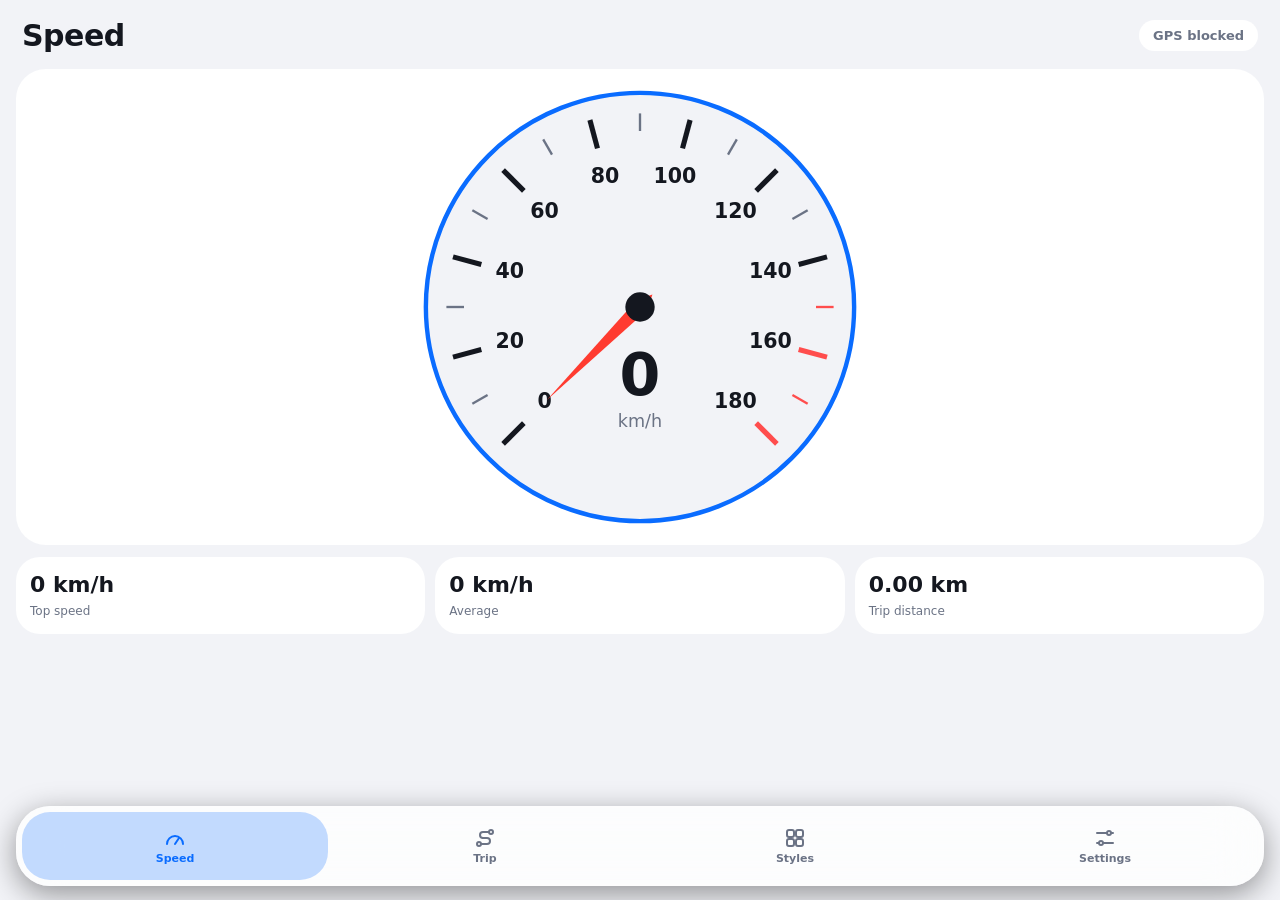
<file: index.html>
<!DOCTYPE html>
<html lang="en" data-theme="dark">
<head>
<meta charset="utf-8">
<meta name="viewport" content="width=device-width, initial-scale=1, viewport-fit=cover">
<title>Speedometer+</title>
<meta name="theme-color" content="#000000">
<link rel="icon" type="image/png" href="icon.png"><link rel="apple-touch-icon" href="icon.png"><link rel="fallback-icon" href="data:image/svg+xml,%3Csvg xmlns='http://www.w3.org/2000/svg' viewBox='0 0 64 64'%3E%3Crect width='64' height='64' rx='16' fill='%23101820'/%3E%3Cpath d='M12 44a20 20 0 1 1 40 0' fill='none' stroke='%233b9cff' stroke-width='5'/%3E%3Cpath d='M32 44l10-16' stroke='%23ff3b30' stroke-width='4'/%3E%3C/svg%3E">
<style>
:root{box-sizing:border-box;padding-top:env(safe-area-inset-top,0px);padding-bottom:env(safe-area-inset-bottom,0px);
--bg:#0b0d12;--card:#161a22;--tx:#f2f4f8;--mu:#8a93a6;--ac:#3b9cff;
--lt:url("data:image/svg+xml,%3Csvg xmlns='http://www.w3.org/2000/svg' width='160' height='160'%3E%3Cfilter id='n'%3E%3CfeTurbulence type='fractalNoise' baseFrequency='.9' numOctaves='3' stitchTiles='stitch'/%3E%3CfeColorMatrix values='0 0 0 0 .1 0 0 0 0 .05 0 0 0 0 .02 0 0 0 1.4 -.4'/%3E%3C/filter%3E%3Crect width='160' height='160' filter='url(%23n)'/%3E%3C/svg%3E")}
html{height:100%;scroll-padding-top:env(safe-area-inset-top,0px)}
:root[data-theme=light]{--bg:#f2f3f7;--card:#fff;--tx:#14171f;--mu:#6b7385;--ac:#0a6cff}
:root[data-theme=aviator]{--bg:#000;--card:#4b2c1c;--tx:#f4e4cc;--mu:#c8a684;--ac:#f0a24f}
body{height:100%;margin:0;background:var(--bg);color:var(--tx);font:500 16px/1.3 system-ui,-apple-system,"Segoe UI",Roboto,sans-serif;overflow:hidden;-webkit-tap-highlight-color:transparent}
#app{height:100%;display:flex;flex-direction:column}
header{display:flex;justify-content:space-between;align-items:center;padding:16px 22px 6px}
h1{font-size:30px;margin:0;font-weight:700;letter-spacing:-.5px}
.pill{border:0;border-radius:20px;padding:8px 14px;background:var(--card);color:var(--mu);font:600 13px system-ui}
.pill.ok{color:#35d07f}
main{flex:1;overflow:auto;padding:8px 16px 120px}
section{display:none}section.on{display:block}
.card{background:var(--card);border-radius:30px;padding:18px;margin-bottom:12px}
.grid{display:grid;grid-template-columns:1fr 1fr;gap:10px}.g3{grid-template-columns:repeat(3,1fr)}
.st{background:var(--card);border-radius:24px;padding:14px}.st b{display:block;font-size:22px}.st span{font-size:12px;color:var(--mu)}
.row{display:flex;justify-content:space-between;align-items:center;gap:12px;padding:10px 0}
.row+.row{border-top:1px solid color-mix(in srgb,var(--mu) 25%,transparent)}
button{font:inherit;color:inherit}
.btn{border:0;border-radius:22px;padding:12px 18px;background:color-mix(in srgb,var(--ac) 20%,transparent);color:var(--ac);font-weight:700}
.opt{border:2px solid transparent;border-radius:24px;padding:16px 10px;background:var(--card);font-weight:600}
.opt.on{border-color:var(--ac);color:var(--ac)}
.seg3{display:flex;background:color-mix(in srgb,var(--mu) 20%,transparent);border-radius:20px;padding:3px}.seg3 button{border:0;background:none;padding:7px 12px;border-radius:17px;color:var(--mu);font-weight:600}.seg3 button.on{background:var(--ac);color:#fff}
.sw{appearance:none;width:52px;height:30px;border-radius:15px;background:color-mix(in srgb,var(--mu) 40%,transparent);position:relative;transition:.2s;flex:none}
.sw::after{content:"";position:absolute;top:3px;left:3px;width:24px;height:24px;border-radius:50%;background:#fff;transition:.2s}
.sw:checked{background:var(--ac)}.sw:checked::after{left:25px}
input[type=range]{width:100%;accent-color:var(--ac)}input[type=number]{width:110px;border:0;border-radius:14px;padding:10px;background:color-mix(in srgb,var(--mu) 20%,transparent);color:var(--tx);font:inherit}
nav{position:fixed;left:16px;right:16px;bottom:calc(14px + env(safe-area-inset-bottom,0px));height:68px;border-radius:34px;background:color-mix(in srgb,var(--card) 78%,transparent);backdrop-filter:blur(26px);-webkit-backdrop-filter:blur(26px);display:flex;padding:6px;gap:4px;box-shadow:0 8px 30px #0006;z-index:5}
nav button{flex:1;border:0;background:none;color:var(--mu);border-radius:28px;display:flex;flex-direction:column;align-items:center;justify-content:center;gap:2px;font-size:11px;font-weight:600;transition:background .25s,color .25s}
nav button.on{background:color-mix(in srgb,var(--ac) 24%,transparent);color:var(--ac)}
nav svg{width:24px;height:24px;fill:none;stroke:currentColor;stroke-width:2;stroke-linecap:round;stroke-linejoin:round}
:root[data-theme=aviator] .card,:root[data-theme=aviator] .st,:root[data-theme=aviator] .opt,:root[data-theme=aviator] .pill{background-image:var(--lt);background-blend-mode:multiply}
:root[data-theme=aviator] nav{background:#3b2314 var(--lt);background-blend-mode:multiply;border:1px solid #1a0f08}
#gauge{display:flex;justify-content:center;transition:filter .3s}#gauge svg{width:100%;max-width:440px;height:auto}
#gauge.over{filter:hue-rotate(150deg) saturate(1.6)}
.dg,.hud{text-align:center;padding:14px 0;width:100%}
.dg b,.hud b{display:block;font:800 112px/1 ui-monospace,Menlo,monospace;text-shadow:0 0 24px var(--ac)}
.dg i,.hud i,.lb i{font-style:normal;color:var(--mu)}
.seg{display:flex;gap:3px;margin-top:18px}.seg u{flex:1;height:24px;border-radius:5px;background:color-mix(in srgb,var(--mu) 25%,transparent)}
.seg u.on{background:var(--ac)}.seg u.on:nth-child(n+22){background:#ffb020}.seg u.on:nth-child(n+27){background:#ff4040}
.hud{color:#39ff88;text-shadow:0 0 16px #39ff88;background:#000;border-radius:24px;transition:transform .3s}.hud b{text-shadow:none}.hud.mir{transform:scaleX(-1)}
.lb{width:100%;padding:10px 0}.lb b{font:800 96px/1 system-ui;display:block;text-align:center}.lb i{display:block;text-align:center;margin-bottom:14px}
.bar{height:36px;border-radius:18px;background:color-mix(in srgb,var(--mu) 22%,transparent);overflow:hidden}.bar span{display:block;height:100%;width:0;background:var(--ac);border-radius:18px}
.av .bl{stroke:#1e90e8;fill:none}.av .bf{fill:#1e90e8}.av .wt{stroke:#f2f2f2}.av text{fill:#f2f2f2;font-family:system-ui,sans-serif;font-weight:700}
.av .ot{fill:#fff}.av .ot.l{fill:#111}.av .gr{fill:#1d6b3a;stroke:#0b3d20;stroke-width:2}
.av.lit .bl{stroke:#38d6ff;filter:drop-shadow(0 0 4px #1b6dff)}.av.lit .bf{fill:#38d6ff;filter:drop-shadow(0 0 5px #1b6dff)}
.av.lit .wt{stroke:#c4ecff;filter:drop-shadow(0 0 3px #38a0ff)}.av.lit text{fill:#e6f7ff;filter:drop-shadow(0 0 3px #2a8bff)}
.av.lit .face{fill:#050a22}.av.lit #bc2{fill:#1c52f0;filter:drop-shadow(0 0 6px #3a8bff)}.av.lit #ndl{filter:drop-shadow(0 0 3px #f22)}
.av.lit .gr{fill:#25a25a}
:root[data-theme=wagonr]{--bg:#000;--card:#151517;--tx:#fff;--mu:#a0a0a6;--ac:#fff}
[data-theme=wagonr] .card,[data-theme=wagonr] .st,[data-theme=wagonr] .opt{background:linear-gradient(145deg,#2b2b2f,#0f0f11);border:1px solid #3d3d42;box-shadow:inset 0 1px 0 #ffffff22}
[data-theme=wagonr] nav{background:linear-gradient(#242426,#0a0a0a);border:1px solid #444}
[data-theme=wagonr] nav button.on{background:#fff;color:#000}
[data-theme=wagonr] .seg3 button.on{color:#000}[data-theme=wagonr] .sw:checked::after{background:#000}
[data-theme=wagonr] .btn{background:#fff;color:#000}[data-theme=wagonr] .opt.on{border-color:#fff}
.wr text{font-family:system-ui,sans-serif}.wr .wb{stroke:#dfe6ff;fill:none}.wr .wt{stroke:#e9eeff}.wr .wn{fill:#ffd9b8;font-weight:600}.wr .rt{fill:#ff5a4a;font-weight:700}.wr .rd{stroke:#ff3b2f;fill:none}
.wr .lc{fill:#2b2d26;font-family:ui-monospace,Menlo,monospace}
.wr .wb,.wr .wt{filter:drop-shadow(0 0 3px #7fa0ff)}.wr .wn{filter:drop-shadow(0 0 3px #ff9a4a)}.wr #wi{filter:drop-shadow(0 0 4px #f22)}
.wr.off .wb,.wr.off .wt{stroke:#4a4d58;filter:none}.wr.off .wn{fill:#6e5a48;filter:none}.wr.off .rt,.wr.off .rd,.wr.off #wi{opacity:.5;filter:none}
:root[data-theme=activa]{--bg:#1d2126;--card:#2c323a;--tx:#eef2f6;--mu:#9aa6b4;--ac:#6699CC}
[data-theme=activa] .card,[data-theme=activa] .st,[data-theme=activa] .opt{background:linear-gradient(145deg,#3d4651,#262b32);border:1px solid #4f5a66;box-shadow:inset 0 1px 0 #ffffff1f,0 6px 16px #0005}
[data-theme=activa] nav{background:linear-gradient(#3a424c,#20252b);border:1px solid #55606c}
[data-theme=activa] .opt.on{border-color:#6699CC}
.ac text{font-family:system-ui,sans-serif;font-weight:700}.ac .an{fill:#e8eaee}.ac .ot{fill:#fff}.ac .ot.l{fill:#111}.ac .ia{fill:#2f4a3c}.ac .ib{stroke:#3d63ad;fill:none}
.ac.lit .lens{fill:#0f1c33}.ac.lit .sg,.ac.lit .fs{filter:drop-shadow(0 0 4px #9fd0ff)}.ac.lit .an{fill:#fff;filter:drop-shadow(0 0 3px #7fbcff)}
.ac.lit .ia{fill:#35e08a;filter:drop-shadow(0 0 4px #35e08a)}.ac.lit .ib{stroke:#4aa8ff;filter:drop-shadow(0 0 4px #2a88ff)}
@keyframes inR{from{opacity:0;transform:translateX(44px) scale(.98)}to{opacity:1;transform:none}}
@keyframes inL{from{opacity:0;transform:translateX(-44px) scale(.98)}to{opacity:1;transform:none}}
@keyframes up{from{opacity:0;transform:translateY(20px)}to{opacity:1;transform:none}}
@keyframes pop{0%{transform:scale(.65)}60%{transform:scale(1.2)}100%{transform:scale(1)}}
main[data-d=r] section.on{animation:inR .4s cubic-bezier(.2,.8,.2,1)}
main[data-d=l] section.on{animation:inL .4s cubic-bezier(.2,.8,.2,1)}
section.on>*{animation:up .5s cubic-bezier(.2,.8,.2,1) both}
section.on>:nth-child(2){animation-delay:.05s}section.on>:nth-child(3){animation-delay:.1s}section.on>:nth-child(4){animation-delay:.15s}section.on>:nth-child(n+5){animation-delay:.2s}
nav button.on svg{animation:pop .4s}nav button:active{transform:scale(.92)}
@media(prefers-reduced-motion:reduce){*{animation:none!important;transition:none!important}}
.hb{display:flex;align-items:center;gap:8px;margin:7px 0;font-size:13px}.hb i{flex:1;height:10px;border-radius:5px;background:color-mix(in srgb,var(--mu) 22%,transparent);overflow:hidden}.hb u{display:block;height:100%;border-radius:5px;background:var(--ac);transition:width .4s}
.li{display:flex;justify-content:space-between;align-items:center;gap:8px;padding:8px 0;font-size:14px}.mini{padding:7px 12px;border-radius:14px;font-size:12px}
.tag{font-size:13px;color:var(--mu)}
</style>
</head>
<body>
<div id="app">
<header><h1 id="ttl">Speed</h1><button class="pill" id="gps">GPS off</button></header>
<main>
<section id="t0" class="on">
 <div class="card"><div id="gauge"></div></div>
 <div class="grid g3">
  <div class="st"><b data-s="max">0</b><span>Top speed</span></div>
  <div class="st"><b data-s="avg">0</b><span>Average</span></div>
  <div class="st"><b data-s="dist">0</b><span>Trip distance</span></div>
 </div>
 <p class="tag" id="hint" style="text-align:center"></p>
</section>
<section id="t1">
 <div class='card'><div class='row'><b id='rst'>Not recording</b><span class='tag' id='rpt'></span></div><div style='display:flex;gap:8px;flex-wrap:wrap'><button class='btn' id='rb1' onclick='recToggle()'>Start</button><button class='btn' onclick='recStop()'>Stop &amp; save</button><button class='btn' onclick='addWp()'>Mark waypoint</button></div></div>
<div class='card'><div class='row'><span>Position</span><b id='pos'>No fix</b></div><div class='row'><span>Back to start</span><b><span id='bk'>-</span> <svg id='bar' viewBox='0 0 24 24' width='22' height='22' style='transition:transform .4s;vertical-align:middle'><path d='M12 3l6 16-6-4-6 4z' fill='var(--ac)'/></svg></b></div><div style='display:flex;gap:8px;margin-top:6px'><button class='btn mini' onclick='copyPos()'>Copy coordinates</button><button class='btn mini' onclick='openMap()'>Open in Maps</button></div></div>
<div class='card'><span class='tag'>Route</span><svg viewBox='0 0 300 200' style='width:100%;height:auto'><polyline id='rtl' fill='none' stroke='var(--ac)' stroke-width='3' stroke-linejoin='round' stroke-linecap='round' points=''/><circle id='rs' r='5' fill='#35d07f' cx='-9' cy='-9'/><circle id='re' r='5' fill='#ff4d4d' cx='-9' cy='-9'/></svg><div class='tag' id='rinfo'>Press Start to draw your route</div></div>
<div class="grid" id="sg2"></div>
 <div class="card" style="margin-top:12px"><span class="tag">Last 90 seconds</span>
  <svg viewBox="0 0 300 80" style="width:100%;height:90px"><polyline id="spk" fill="none" stroke="var(--ac)" stroke-width="2.5" stroke-linejoin="round" points=""/></svg></div>
 <div class='card' style='margin-top:12px'><span class='tag'>Time at speed</span><div id='hist'></div></div>
<div class='card'><span class='tag'>Splits</span><div id='spl'></div></div>
<div class='card'><span class='tag'>Waypoints</span><div id='wpl'></div></div>
<div class='card'><span class='tag'>Saved trips</span><div id='hl'></div></div>
<div style='display:flex;gap:8px;flex-wrap:wrap'><button class='btn' onclick='resetTrip()'>Reset trip</button><button class='btn' onclick='exportGpx()'>Export current GPX</button></div>
</section>
<section id="t2">
 <div class="tag" style="margin:0 6px 8px">Speedometer style</div>
 <div class="grid" id="sl"></div>
 <div class="tag" style="margin:16px 6px 8px">Theme</div>
 <div class="grid" id="tl"></div>
 <p class="tag" style="margin:14px 6px">Aviator turns the Classic style into the rider cluster. Tap the beam icon on it to switch the backlight. WagonR gives a polished black and white UI and the car cluster; tap its red warning icon to turn the backlight off. Activa gives a polished grey and blue-grey UI with the scooter cluster; its beam icon switches the backlight on.</p>
</section>
<section id="t3">
 <div class="card">
  <div class="row"><span>Units</span><div class="seg3" id="ul"></div></div>
  <div class="row"><span>Speed alert</span><b id="lv">Off</b></div>
  <input type="range" id="lim" min="0" max="200" step="5">
  <div class="row"><span>Keep screen on</span><input class="sw" type="checkbox" id="wk"></div>
  <div class="row"><span>Simulate drive</span><input class="sw" type="checkbox" id="sm"></div>
  <div class="row"><span>Fuel level</span><b id="fv"></b></div>
  <input type="range" id="fu" min="0" max="100">
  <div class='row'><span>Mileage (km/L)</span><input type='number' id='mil' step='1'></div><div class='row'><span>Fuel price / L</span><input type='number' id='prc'></div><div class='row'><span>Tank size (L)</span><input type='number' id='tnk' step='.1'></div>
  <div class="row"><span>Odometer (km)</span><span><input type="number" id="oin" step="0.1"> <button class="btn" onclick="setOdo()">Set</button></span></div>
 </div>
 <p class="tag" style="margin:0 8px">The odometer grows with real GPS distance and is saved on this device.</p>
</section>
</main>
<nav id="nav">
 <button data-i="0"><svg viewBox="0 0 24 24"><path d="M4 18a8 8 0 1 1 16 0"/><path d="M12 18l4-6"/></svg>Speed</button>
 <button data-i="1"><svg viewBox="0 0 24 24"><circle cx="6" cy="18" r="2"/><circle cx="18" cy="6" r="2"/><path d="M8 18h6a3 3 0 0 0 0-6h-4a3 3 0 0 1 0-6h6"/></svg>Trip</button>
 <button data-i="2"><svg viewBox="0 0 24 24"><rect x="4" y="4" width="7" height="7" rx="2"/><rect x="13" y="4" width="7" height="7" rx="2"/><rect x="4" y="13" width="7" height="7" rx="2"/><rect x="13" y="13" width="7" height="7" rx="2"/></svg>Styles</button>
 <button data-i="3"><svg viewBox="0 0 24 24"><path d="M4 7h10M18 7h2M4 17h2M10 17h10"/><circle cx="16" cy="7" r="2"/><circle cx="8" cy="17" r="2"/></svg>Settings</button>
</nav>
</div>
<script>
const $=s=>document.querySelector(s),$$=s=>[...document.querySelectorAll(s)];
const U={kmh:{f:3.6,l:'km/h',m:180,d:.001,dl:'km'},mph:{f:2.23694,l:'mph',m:120,d:.000621371,dl:'mi'},kn:{f:1.94384,l:'kn',m:100,d:.000539957,dl:'nm'}};
let S={style:0,theme:matchMedia('(prefers-color-scheme: light)').matches?'light':'dark',unit:'kmh',limit:0,sim:false,wake:false,lit:false,bl:true,al:false,mil:40,price:100,tank:5.3,fuel:60,odo:26649.2,tr:{d:0,t:0,mt:0,mx:0}};
try{Object.assign(S,JSON.parse(localStorage.getItem('spx')||'{}'))}catch(e){}
S.tr=Object.assign({d:0,t:0,mt:0,mx:0,bins:[0,0,0,0,0,0],os:0,gain:0,loss:0,stops:0,ac:0,sc:0,lt:0},S.tr);['hist','wp','sp'].forEach(k=>S[k]=S[k]||[]);S.best=S.best||{};
const save=()=>{try{localStorage.setItem('spx',JSON.stringify(S))}catch(e){}};
const G={tv:0,last:null,alt:null,hd:null,acc:null,hist:[],status:'GPS off'};
const P=(c,r,a)=>[c+r*Math.cos(a*Math.PI/180),c+r*Math.sin(a*Math.PI/180)];
const cu=()=>U[S.unit],hms=s=>[s/3600|0,(s/60|0)%60,s%60|0].map(x=>String(x).padStart(2,'0')).join(':');
function ap(cx,cy,r,a1,a2){const x1=cx+r*Math.cos(a1*Math.PI/180),y1=cy+r*Math.sin(a1*Math.PI/180),x2=cx+r*Math.cos(a2*Math.PI/180),y2=cy+r*Math.sin(a2*Math.PI/180);return`M${x1} ${y1}A${r} ${r} 0 ${a2-a1>180?1:0} 1 ${x2} ${y2}`}
const vib=()=>{try{navigator.vibrate&&navigator.vibrate(15)}catch(e){}};

/* ---------- Speedometer styles ---------- */
const NAMES=['Classic','Digital','Arc','Bar','Ring','HUD'];
const B=[
M=>{const st=M==180?20:10;let h='<svg viewBox="0 0 300 300"><circle cx="150" cy="150" r="146" fill="var(--bg)" stroke="var(--ac)" stroke-width="3"/>';
 for(let i=0;i<=M;i+=st/2){const a=135+270*i/M,mj=i%st==0,[x1,y1]=P(150,mj?112:120,a),[x2,y2]=P(150,132,a);
  h+=`<line x1="${x1}" y1="${y1}" x2="${x2}" y2="${y2}" stroke="${i>M*.8?'#ff4d4d':mj?'var(--tx)':'var(--mu)'}" stroke-width="${mj?3.5:1.6}"/>`;
  if(mj){const[tx,ty]=P(150,92,a);h+=`<text x="${tx}" y="${ty}" text-anchor="middle" dominant-baseline="middle" font-size="14" font-weight="700" fill="var(--tx)">${i}</text>`}}
 return h+`<text id="cn" x="150" y="210" text-anchor="middle" font-size="40" font-weight="800" fill="var(--tx)">0</text><text x="150" y="232" text-anchor="middle" font-size="12" fill="var(--mu)">${cu().l}</text><g id="nd"><path d="M138 150L148 145L240 150L148 155Z" fill="#ff3b30"/></g><circle cx="150" cy="150" r="10" fill="var(--tx)"/></svg>`},
M=>`<div class="dg"><b id="dn">0</b><i>${cu().l}</i><div class="seg">${'<u></u>'.repeat(30)}</div></div>`,
M=>`<svg viewBox="0 0 300 250"><path d="${ap(150,140,110,135,405)}" pathLength="100" fill="none" stroke="var(--mu)" stroke-opacity=".25" stroke-width="22" stroke-linecap="round"/><path id="ar" d="${ap(150,140,110,135,405)}" pathLength="100" fill="none" stroke="var(--ac)" stroke-width="22" stroke-linecap="round" stroke-dasharray="0 100"/><text id="an" x="150" y="150" text-anchor="middle" font-size="76" font-weight="800" fill="var(--tx)">0</text><text x="150" y="182" text-anchor="middle" font-size="16" fill="var(--mu)">${cu().l}</text></svg>`,
M=>`<div class="lb"><b id="ln">0</b><i>${cu().l}</i><div class="bar"><span id="lf"></span></div></div>`,
M=>`<svg viewBox="0 0 300 300"><circle cx="150" cy="150" r="118" fill="none" stroke="var(--mu)" stroke-opacity=".25" stroke-width="10"/><circle id="rg" cx="150" cy="150" r="118" fill="none" stroke="var(--ac)" stroke-width="10" stroke-linecap="round" pathLength="100" stroke-dasharray="0 100" transform="rotate(-90 150 150)"/><text id="rn" x="150" y="170" text-anchor="middle" font-size="88" font-weight="300" fill="var(--tx)">0</text><text x="150" y="205" text-anchor="middle" font-size="16" fill="var(--mu)">${cu().l}</text></svg>`,
M=>`<div class="hud" id="hd" onclick="this.classList.toggle('mir')"><b id="hn">0</b><i>${cu().l} - tap to mirror</i></div>`];
const Us=[
M=>{const nd=$('#nd'),c=$('#cn');return v=>{nd.setAttribute('transform',`rotate(${135+270*Math.min(v,M*1.02)/M} 150 150)`);c.textContent=Math.round(v)}},
M=>{const n=$('#dn'),s=$$('.seg u');return v=>{n.textContent=Math.round(v);const k=Math.round(30*Math.min(v,M)/M);s.forEach((u,i)=>u.classList.toggle('on',i<k))}},
M=>{const a=$('#ar'),n=$('#an');return v=>{a.setAttribute('stroke-dasharray',`${Math.min(v/M,1)*100} 100`);n.textContent=Math.round(v)}},
M=>{const n=$('#ln'),f=$('#lf');return v=>{n.textContent=Math.round(v);f.style.width=Math.min(v/M,1)*100+'%'}},
M=>{const r=$('#rg'),n=$('#rn');return v=>{r.setAttribute('stroke-dasharray',`${Math.min(v/M,1)*100} 100`);n.textContent=Math.round(v)}},
M=>{const n=$('#hn');return v=>{n.textContent=Math.round(v)}}];

/* ---------- Aviator cluster ---------- */
const BODY='M28 56Q28 26 58 26H342Q372 26 372 56V252Q372 292 340 318L228 380Q200 395 172 380L60 318Q28 292 28 252Z';
const FACE='M50 66Q50 48 68 48H332Q350 48 350 66V246Q350 274 326 296L222 352Q200 364 178 352L74 296Q50 274 50 246Z';
const bA=()=>{let h=`<svg id="av" class="av" viewBox="0 0 400 392"><defs><clipPath id="bcp"><path d="${BODY}"/></clipPath><filter id="lf"><feTurbulence type="fractalNoise" baseFrequency=".9" numOctaves="3"/><feColorMatrix values="0 0 0 0 .1 0 0 0 0 .05 0 0 0 0 .02 0 0 0 1.4 -.4"/></filter></defs>
<path d="${BODY}" fill="#5b3724"/><g clip-path="url(#bcp)"><rect width="400" height="400" filter="url(#lf)"/></g><path d="${BODY}" fill="none" stroke="#1d110a" stroke-width="3"/>
<path class="face" d="${FACE}" fill="#07090d" stroke="#000" stroke-width="5"/>
<path class="bf" d="M70 270Q112 276 138 322Q98 312 70 270Z"/><path class="bf" d="M330 270Q288 276 262 322Q302 312 330 270Z"/>
<path class="bl" d="${ap(200,185,119,175,365)}" stroke-width="6"/><path class="wt" d="${ap(200,185,104,175,365)}" fill="none" stroke-width="1.4"/>`;
 for(let i=0;i<=120;i+=10){const a=175+190*i/120,mj=i%20==0,[x1,y1]=P(0,0,0),p1=[200+(mj?96:101)*Math.cos(a*Math.PI/180),185+(mj?96:101)*Math.sin(a*Math.PI/180)],p2=[200+(mj?124:112)*Math.cos(a*Math.PI/180),185+(mj?124:112)*Math.sin(a*Math.PI/180)];
  h+=`<line class="wt" x1="${p1[0]}" y1="${p1[1]}" x2="${p2[0]}" y2="${p2[1]}" stroke-width="${mj?5:2}"/>`;
  if(mj){const q=[200+80*Math.cos(a*Math.PI/180),185+80*Math.sin(a*Math.PI/180)];h+=`<text x="${q[0]}" y="${q[1]}" text-anchor="middle" dominant-baseline="middle" font-size="15">${i}</text>`}}
 h+=`<circle class="bl" cx="200" cy="185" r="60" stroke-width="1.6"/><text x="200" y="236" text-anchor="middle" font-size="11">${cu().l}</text>`;
 for(let i=0;i<6;i++)h+=`<rect x="${165.5+i*11.5}" y="201" width="11.5" height="17" fill="${i==5?'#f1d9a5':'#101010'}" stroke="#555" stroke-width=".6"/><text class="ot${i==5?' l':''}" x="${171.25+i*11.5}" y="214" text-anchor="middle" font-size="12">0</text>`;
 h+=`<g id="ndl"><path d="M186 185L196 180L316 185L196 190Z" fill="#ff2a1a"/></g><rect x="189" y="174" width="22" height="22" rx="7" fill="#111" stroke="#2c2c2c" stroke-width="2"/>
<path class="gr" d="M316 82V106L338 94Z"/><path class="gr" d="M86 226V250L64 238Z"/>
<g id="beam" style="cursor:pointer"><circle cx="82" cy="98" r="32" fill="transparent"/><circle id="bc2" cx="82" cy="98" r="18" fill="#0e3a8a"/><path d="M80 90h2a8 8 0 0 1 0 16h-2z" fill="none" stroke="#fff" stroke-width="2.2"/><path d="M74 91h-6M74 98h-7M74 105h-6" stroke="#fff" stroke-width="2" stroke-linecap="round"/></g>`;
 for(let i=0;i<5;i++){const a=205+130*i/4,x1=200+36*Math.cos(a*Math.PI/180),y1=318+36*Math.sin(a*Math.PI/180),x2=200+44*Math.cos(a*Math.PI/180),y2=318+44*Math.sin(a*Math.PI/180);h+=`<line class="wt" x1="${x1}" y1="${y1}" x2="${x2}" y2="${y2}" stroke-width="${i%2?1.6:3}"/>`}
 h+=`<path d="${ap(200,318,40,205,222)}" fill="none" stroke="#e22" stroke-width="4"/><text x="158" y="338" text-anchor="middle" font-size="12">E</text><text x="242" y="338" text-anchor="middle" font-size="12">F</text>
<circle class="bl" cx="200" cy="318" r="22" fill="#0d0f14" stroke-width="2"/><rect x="195" y="304" width="10" height="28" rx="4" fill="#25272c" transform="rotate(40 200 318)"/>
<g id="fn"><path d="M204 316L240 316L240 320L204 320Z" fill="#ff2a1a"/></g></svg>`;return h};
const uA=()=>{const nd=$('#ndl'),fn=$('#fn'),av=$('#av'),ot=$$('#av .ot');let po='';
 av.classList.toggle('lit',S.lit);
 $('#beam').onclick=()=>{S.lit=!S.lit;save();av.classList.toggle('lit',S.lit);vib()};
 return v=>{nd.setAttribute('transform',`rotate(${175+190*Math.min(v,124)/120} 200 185)`);fn.setAttribute('transform',`rotate(${205+130*S.fuel/100} 200 318)`);
  const o=String(Math.floor(S.odo*10)).padStart(6,'0').slice(-6);if(o!=po){po=o;ot.forEach((t,i)=>t.textContent=o[i])}}};

/* ---------- WagonR cluster ---------- */
const bW=()=>{const Q=(r,a,cx=200,cy=128)=>[cx+r*Math.cos(a*Math.PI/180),cy+r*Math.sin(a*Math.PI/180)];
 let h=`<svg id="wr" class="wr" viewBox="0 0 400 240"><defs><linearGradient id="wg" x1="0" y1="0" x2="0" y2="1"><stop offset="0" stop-color="#2a2a2e"/><stop offset="1" stop-color="#08080a"/></linearGradient></defs>
<rect x="4" y="4" width="392" height="232" rx="34" fill="url(#wg)" stroke="#3a3a3e" stroke-width="2"/><rect x="14" y="62" width="76" height="148" rx="30" fill="#0b0b0d"/><rect x="310" y="62" width="76" height="148" rx="30" fill="#0b0b0d"/>
<path class="wb" d="${ap(200,128,100,150,373)}" stroke-width="9"/>`;
 for(let i=0;i<=180;i+=10){const a=150+223*i/180,mj=i%20==0,p=Q(mj?80:86,a),q=Q(92,a);h+=`<line class="wt" x1="${p[0]}" y1="${p[1]}" x2="${q[0]}" y2="${q[1]}" stroke-width="${mj?3:1.5}"/>`;
  if(mj){const t=Q(62,a);h+=`<text class="wn" x="${t[0]}" y="${t[1]}" text-anchor="middle" dominant-baseline="middle" font-size="14">${i}</text>`}}
 h+=`<text class="wn" x="200" y="100" text-anchor="middle" font-size="10">${cu().l}</text>
<path class="wb" d="${ap(48,138,34,-60,60)}" stroke-width="5"/><path class="rd" d="${ap(48,138,34,-60,-38)}" stroke-width="5"/><text class="rt" x="56" y="108" text-anchor="end" font-size="12">H</text><text class="wn" x="56" y="176" text-anchor="end" font-size="12">C</text>
<path class="wb" d="${ap(354,138,34,125,235)}" stroke-width="5"/><path class="rd" d="${ap(354,138,34,125,142)}" stroke-width="5"/><text class="wn" x="348" y="104" text-anchor="middle" font-size="12">F</text><text class="wn" x="348" y="178" text-anchor="middle" font-size="12">E</text>
<g transform="rotate(35 48 138)"><path d="M48 135L82 138L48 141Z" fill="#d8d0bc"/></g><circle cx="48" cy="138" r="9" fill="#c9c1ae"/>
<g id="wfn"><path d="M354 135L388 138L354 141Z" fill="#d8d0bc"/></g><circle cx="354" cy="138" r="9" fill="#c9c1ae"/>
<g id="wi" style="cursor:pointer" transform="translate(348 80)"><circle r="26" fill="transparent"/><circle r="5" fill="none" stroke="#ff3b2f" stroke-width="2"/><path d="M-9 -8a12 12 0 0 0 0 16M9 -8a12 12 0 0 1 0 16" fill="none" stroke="#ff3b2f" stroke-width="2.5" stroke-linecap="round"/></g>
<rect x="166" y="170" width="68" height="22" rx="3" fill="#b4b7a8" stroke="#555"/><text class="wn" x="168" y="167" font-size="7">ODO</text><text class="wn" x="238" y="189" font-size="9">Km</text>
<text class="lc" id="lcd" x="171" y="186" font-size="13">000000</text><text class="lc" id="lcd2" x="223" y="186" font-size="9">0</text>
<g id="wnd"><path d="M190 125L296 128L190 131Z" fill="#d8d0bc"/></g><circle cx="200" cy="128" r="13" fill="#c9c1ae" stroke="#6d675a" stroke-width="2"/></svg>`;return h};
const uW=()=>{const nd=$('#wnd'),fn=$('#wfn'),sv=$('#wr'),l1=$('#lcd'),l2=$('#lcd2');let po='';
 const sync=()=>sv.classList.toggle('off',!S.bl);sync();
 $('#wi').onclick=()=>{S.bl=!S.bl;save();sync();vib()};
 return v=>{nd.setAttribute('transform',`rotate(${150+223*Math.min(v,185)/180} 200 128)`);fn.setAttribute('transform',`rotate(${125+110*S.fuel/100} 354 138)`);
  const o=String(Math.floor(S.odo)).padStart(6,'0').slice(-6)+'.'+Math.floor(S.odo*10)%10;if(o!=po){po=o;l1.textContent=o.slice(0,6);l2.textContent=o[7]}}};
/* ---------- Activa cluster ---------- */
const bC=()=>{const Q=(r,a,cx=150,cy=175)=>[cx+r*Math.cos(a*Math.PI/180),cy+r*Math.sin(a*Math.PI/180)];
 let h=`<svg id="ac" class="ac" viewBox="0 0 400 240"><defs><linearGradient id="cg" x1="0" y1="0" x2="0" y2="1"><stop offset="0" stop-color="#30343c"/><stop offset="1" stop-color="#16181d"/></linearGradient></defs>
<rect x="6" y="14" width="388" height="216" rx="62" fill="#101215" stroke="#3a3e46" stroke-width="2"/><rect class="lens" x="24" y="34" width="352" height="186" rx="52" fill="url(#cg)" stroke="#555a64" stroke-width="2"/><path d="M60 50Q200 30 340 50" fill="none" stroke="#fff" stroke-opacity=".12" stroke-width="3"/>`;
 const rd=['#ff9a8a','#ff7a68','#ff5a48','#ff3b2f','#e82a20','#d01c14'];
 for(let k=0;k<20;k++){const col=k>=6&&k<=9?'#35c76a':k>=14?rd[k-14]:'#e8eaee';h+=`<path class="sg" d="${ap(150,175,82,175+9.5*k+1,175+9.5*(k+1)-1)}" fill="none" stroke="${col}" stroke-width="13"/>`}
 h+=`<path d="${ap(150,175,68,175,365)}" fill="none" stroke="#fff" stroke-opacity=".5" stroke-width="1"/>`;
 for(let i=0;i<=100;i+=20){const p=Q(104,175+1.9*i);h+=`<text class="an" x="${p[0]}" y="${p[1]}" text-anchor="middle" dominant-baseline="middle" font-size="14">${i}</text>`}
 h+=`<text class="an" x="150" y="116" text-anchor="middle" font-size="8">km</text><text class="an" x="240" y="212" text-anchor="middle" font-size="13">${cu().l}</text>`;
 for(let i=0;i<6;i++)h+=`<rect x="${120+i*10}" y="121" width="10" height="16" fill="${i==5?'#f2f2f2':'#0b0b0d'}" stroke="#555" stroke-width=".5"/><text class="ot${i==5?' l':''}" x="${125+i*10}" y="133" text-anchor="middle" font-size="11">0</text>`;
 for(let k=0;k<7;k++){h+=`<path class="fs" d="${ap(318,190,46,205+130*k/7+1.5,205+130*(k+1)/7-1.5)}" fill="none" stroke="#e8eaee" stroke-width="7"/>`}
 h+=`<text class="an" x="272" y="162" text-anchor="end" font-size="12">E</text><text class="an" x="366" y="162" font-size="12">F</text>
<rect x="345" y="198" width="9" height="13" rx="1.5" fill="none" stroke="#e8eaee" stroke-width="1.6"/><path d="M354 202h3v6" fill="none" stroke="#e8eaee" stroke-width="1.6"/>
<g id="cfn"><path d="M314 187L366 190L314 193Z" fill="#ff4a1c"/></g><circle cx="318" cy="190" r="9" fill="#23262b" stroke="#444" stroke-width="2"/>
<path class="ia" d="M198 54h-8v-4l-9 8 9 8v-4h8z"/><circle cx="262" cy="58" r="7" fill="#1b1d21" stroke="#333"/><path class="ia" d="M290 54h8v-4l9 8-9 8v-4h-8z"/>
<g id="cbeam" style="cursor:pointer"><circle cx="226" cy="58" r="22" fill="transparent"/><path class="ib" d="M226 50h2a8 8 0 0 1 0 16h-2zM220 52h-6M220 58h-7M220 64h-6" stroke-width="2" stroke-linecap="round"/></g>
<g id="cnd"><path d="M136 175L146 171L240 175L146 179Z" fill="#ff4a1c"/></g><circle cx="150" cy="175" r="11" fill="#23262b" stroke="#555" stroke-width="2"/></svg>`;return h};
const uC=()=>{const nd=$('#cnd'),fn=$('#cfn'),sv=$('#ac'),ot=$$('#ac .ot');let po='';sv.classList.toggle('lit',!!S.al);
 $('#cbeam').onclick=()=>{S.al=!S.al;save();sv.classList.toggle('lit',S.al);vib()};
 return v=>{nd.setAttribute('transform',`rotate(${175+190*Math.min(v,104)/100} 150 175)`);fn.setAttribute('transform',`rotate(${205+130*S.fuel/100} 318 190)`);
  const o=String(Math.floor(S.odo*10)).padStart(6,'0').slice(-6);if(o!=po){po=o;ot.forEach((t,i)=>t.textContent=o[i])}}};
let UP=null,SM=180;
function build(){const av=S.theme=='aviator'&&S.style==0,wg=S.theme=='wagonr'&&S.style==0,ac=S.theme=='activa'&&S.style==0;SM=av?120:wg?180:ac?100:cu().m;$('#gauge').innerHTML=av?bA():wg?bW():ac?bC():B[S.style](SM);UP=av?uA():wg?uW():ac?uC():Us[S.style](SM);
 $('#hint').textContent=av||ac?'Tap the beam icon to switch the backlight on or off':wg?'Tap the red warning icon to switch the backlight on or off':''}

/* ---------- GPS & trip logic ---------- */
let wid=null,sc=0;const R={rec:false,pts:[],start:null,t0:null,still:0,wasMov:false,zt:null,z60:null,z100:null,arm:true,pv:null,lastAlt:null,minA:null,maxA:null};
const hav=(a,b,c,d)=>{const R=6371000,r=Math.PI/180,x=(c-a)*r,y=(d-b)*r,k=Math.sin(x/2)**2+Math.cos(a*r)*Math.cos(c*r)*Math.sin(y/2)**2;return 2*R*Math.asin(Math.sqrt(k))};
function step(d,dt,v,acc){if(acc>60||dt<=0||dt>30)return;const t=S.tr;t.t+=dt;if(v>.8){t.d+=d;S.odo+=d/1000;t.mt+=dt;t.mx=Math.max(t.mx,v)}perf(d,dt,v);
 G.hist.push(v>.8?v:0);if(G.hist.length>90)G.hist.shift();if(++sc%5==0)save()}
function onPos(p){const c=p.coords,t=p.timestamp;let v=c.speed;
 if(G.last&&G.last.lat!=null){const dt=(t-G.last.t)/1000,d=hav(G.last.lat,G.last.lon,c.latitude,c.longitude);if(v==null||isNaN(v))v=dt>0?d/dt:0;step(d,dt,v,c.accuracy)}
 else if(v==null||isNaN(v))v=0;
 G.last={lat:c.latitude,lon:c.longitude,t};G.acc=c.accuracy;G.alt=c.altitude;if(c.heading!=null&&!isNaN(c.heading))G.hd=c.heading;
 trk(c.latitude,c.longitude,c.altitude,v>.8?v:0,t);G.tv=v>.8?v:0;G.status='GPS \u00b1'+Math.round(c.accuracy)+' m'}
function startGPS(){if(S.sim||wid!=null)return;if(!navigator.geolocation){G.status='No GPS here';return}
 G.status='Searching\u2026';wid=navigator.geolocation.watchPosition(onPos,e=>{G.status=e.code==1?'GPS blocked':'No signal'},{enableHighAccuracy:true,maximumAge:0,timeout:20000})}
function stopGPS(){if(wid!=null)navigator.geolocation.clearWatch(wid);wid=null;G.tv=0;G.status='GPS off'}
$('#gps').onclick=()=>{if(S.sim)return;wid==null?startGPS():stopGPS()};
let sv=0,tg=0;setInterval(()=>{if(!S.sim)return;if(Math.random()<.15)tg=Math.random()<.2?0:10+Math.random()*28;sv+=(tg-sv)*.2;
 step(sv,1,sv,5);G.tv=sv<.8?0:sv;G.hd=((G.hd||0)+(Math.random()-.5)*12+360)%360;G.alt=215+Math.sin(Date.now()/9e3)*8;G.acc=5;G.last={t:Date.now()};G.status='Simulation';simPos()},1000);
/* ---------- Advanced trip features ---------- */
let sla=20,slo=78;function simPos(){const h=G.hd*Math.PI/180;sla+=sv*Math.cos(h)/111320;slo+=sv*Math.sin(h)/(111320*Math.cos(sla*Math.PI/180));trk(sla,slo,G.alt,sv<.8?0:sv,Date.now())}
const brg=(a,b,c,d)=>{const r=Math.PI/180,y=Math.sin((d-b)*r)*Math.cos(c*r),x=Math.cos(a*r)*Math.sin(c*r)-Math.sin(a*r)*Math.cos(c*r)*Math.cos((d-b)*r);return(Math.atan2(y,x)/r+360)%360};
const fd=m=>m<1000?Math.round(m)+' m':(m/1000).toFixed(2)+' km',dr=h=>['N','NE','E','SE','S','SW','W','NW'][Math.round(h/45)%8];
function trk(lat,lon,alt,v,t){G.pos={lat,lon};if(!R.start)R.start={lat,lon};
 if(alt!=null&&!isNaN(alt)){if(R.lastAlt!=null){const d=alt-R.lastAlt;if(Math.abs(d)>=3){if(d>0)S.tr.gain+=d;else S.tr.loss-=d;R.lastAlt=alt}}else R.lastAlt=alt;R.minA=R.minA==null?alt:Math.min(R.minA,alt);R.maxA=R.maxA==null?alt:Math.max(R.maxA,alt)}
 if(R.rec){const l=R.pts[R.pts.length-1];if(!l||hav(l[0],l[1],lat,lon)>=5||t-l[4]>10000){R.pts.push([lat,lon,alt==null||isNaN(alt)?null:Math.round(alt),Math.round(v*10)/10,t]);if(R.pts.length>4000)R.pts.shift()}}}
function perf(d,dt,v){const t=S.tr,k=v*3.6,u=cu();
 if(v>.8)t.bins[Math.min(5,k/20|0)]+=dt;
 if(S.limit>0&&v*u.f>S.limit)t.os+=dt;
 if(v>.8){R.still=0;R.wasMov=true}else{R.still+=dt;if(R.wasMov&&R.still>=10){t.stops++;R.wasMov=false}}
 if(R.pv!=null){const a=(v-R.pv)/dt;if(a>t.ac)t.ac=a}R.pv=v;
 if(k<2){R.arm=true;R.zt=null;R.z60n=false;R.z100n=false}
 else if(R.arm){if(R.zt==null)R.zt=Date.now()-dt*1000;const el=(Date.now()-R.zt)/1000;
  if(k>=60&&!R.z60n){R.z60n=true;R.z60=el;S.best.z60=Math.min(S.best.z60||99,el)}
  if(k>=100&&!R.z100n){R.z100n=true;R.z100=el;S.best.z100=Math.min(S.best.z100||99,el)}}
 const dd=t.d*u.d;if(dd>=t.sc+1){t.sc=Math.floor(dd);S.sp.push({n:t.sc,tm:Math.max(1,t.mt-t.lt),dl:u.dl});t.lt=t.mt;if(S.sp.length>40)S.sp.shift()}}
function xtra(u,t){const pc=s=>s>.5?(60/s|0)+':'+String(Math.round(60/s%1*60)%60).padStart(2,'0')+' /'+u.dl:'-',mv=t.mt>0?t.d/t.mt*u.f:0,L=t.d/1000/S.mil,b=S.best;
 return{z60:R.z60!=null?R.z60.toFixed(1)+' s':'-',z100:R.z100!=null?R.z100.toFixed(1)+' s':'-',bst:(b.z60?b.z60.toFixed(1):'-')+' / '+(b.z100?b.z100.toFixed(1):'-')+' s',pk:t.ac.toFixed(1)+' m/s²',stp:t.stops+'',stt:hms(Math.max(0,t.t-t.mt)),
  gain:Math.round(t.gain)+' m',loss:Math.round(t.loss)+' m',altr:R.minA!=null?Math.round(R.minA)+' - '+Math.round(R.maxA)+' m':'-',pace:pc(DV*u.f),apace:pc(mv),
  fu:L.toFixed(2)+' L',fc:(L*S.price).toFixed(0),rng:Math.round(S.fuel/100*S.tank*S.mil*u.d*1000)+' '+u.dl,os:S.limit>0?hms(t.os):'Off'}}
function recToggle(){if(!R.rec&&!R.t0){R.pts=[];R.t0=Date.now()}R.rec=!R.rec;vib();panels(1)}
function recStop(){if(!R.t0)return;R.rec=false;const p=R.pts;if(p.length>1){let d=0,mx=0;for(let i=1;i<p.length;i++){d+=hav(p[i-1][0],p[i-1][1],p[i][0],p[i][1]);mx=Math.max(mx,p[i][3])}
  S.hist.unshift({t:R.t0,du:Math.round((p[p.length-1][4]-p[0][4])/1000),d:Math.round(d),mx:Math.round(mx*3.6),pts:p.length<=400?p:p.filter((_,i)=>i%Math.ceil(p.length/400)==0)});S.hist=S.hist.slice(0,15)}
 R.t0=null;R.pts=[];save();panels(1)}
function addWp(){const p=G.pos;if(!p)return;S.wp.push({n:'WP '+(S.wp.length+1),lat:p.lat,lon:p.lon});save();vib();panels(1)}
function copyPos(){const p=G.pos;if(p)try{navigator.clipboard.writeText(p.lat.toFixed(6)+', '+p.lon.toFixed(6))}catch(e){}}
function openMap(i){const p=i==null?G.pos:S.wp[i];if(p)window.open('https://www.google.com/maps?q='+p.lat+','+p.lon,'_blank')}
function exportGpx(i){const pts=i==null?R.pts:S.hist[i].pts;if(!pts||pts.length<2)return;
 const g='<?xml version="1.0"?><gpx version="1.1" creator="Speedometer+" xmlns="http://www.topografix.com/GPX/1/1"><trk><name>Speedometer+ trip</name><trkseg>'+pts.map(q=>`<trkpt lat="${q[0]}" lon="${q[1]}">${q[2]!=null?'<ele>'+q[2]+'</ele>':''}<time>${new Date(q[4]).toISOString()}</time></trkpt>`).join('')+'</trkseg></trk></gpx>';
 try{const a=document.createElement('a');a.href=URL.createObjectURL(new Blob([g],{type:'application/gpx+xml'}));a.download='trip.gpx';document.body.appendChild(a);a.click();a.remove()}catch(e){}
 try{navigator.clipboard.writeText(g)}catch(e){}}
function panels(full){if(!$('#t1').classList.contains('on'))return;const p=G.pos;
 $('#rst').textContent=R.rec?'● Recording':R.t0?'Paused':'Not recording';$('#rpt').textContent=R.t0?R.pts.length+' points':'';$('#rb1').textContent=R.rec?'Pause':R.t0?'Resume':'Start';
 $('#pos').textContent=p?p.lat.toFixed(5)+', '+p.lon.toFixed(5):'No fix';
 if(p&&R.start){const b=brg(p.lat,p.lon,R.start.lat,R.start.lon);$('#bk').textContent=fd(hav(p.lat,p.lon,R.start.lat,R.start.lon))+' '+dr(b);$('#bar').style.transform=`rotate(${b-(G.hd||0)}deg)`}
 const pts=R.pts.length>1?R.pts:(!R.t0&&S.hist[0]?S.hist[0].pts:[]);
 if(pts.length>1){const la=pts.map(q=>q[0]),lo=pts.map(q=>q[1]),a=Math.min(...la),b=Math.max(...la),c=Math.min(...lo),d=Math.max(...lo),k=Math.cos((a+b)/2*Math.PI/180),dx=(d-c)*k||1e-6,dy=b-a||1e-6,s=Math.min(276/dx,176/dy),ox=150-dx*s/2,oy=100+dy*s/2;
  const X=q=>(ox+(q[1]-c)*k*s).toFixed(1),Y=q=>(oy-(q[0]-a)*s).toFixed(1),f=pts[0],l=pts[pts.length-1];
  $('#rtl').setAttribute('points',pts.map(q=>X(q)+','+Y(q)).join(' '));$('#rs').setAttribute('cx',X(f));$('#rs').setAttribute('cy',Y(f));$('#re').setAttribute('cx',X(l));$('#re').setAttribute('cy',Y(l));
  let dd=0;for(let i=1;i<pts.length;i++)dd+=hav(pts[i-1][0],pts[i-1][1],pts[i][0],pts[i][1]);$('#rinfo').textContent=(R.t0?'Live route':'Last saved trip')+' · '+fd(dd)+' · '+pts.length+' points'}
 const bn=S.tr.bins,tot=Math.max(1,...bn),lab=['0-20','20-40','40-60','60-80','80-100','100+'];
 $('#hist').innerHTML=bn.map((v,i)=>`<div class='hb'><span style='width:52px'>${lab[i]}</span><i><u style='width:${v/tot*100}%'></u></i><span style='width:62px;text-align:right'>${hms(v)}</span></div>`).join('')+'<div class="tag">km/h bands, moving time</div>';
 if(!full&&fr%300)return;
 $('#spl').innerHTML=S.sp.length?S.sp.slice(-6).reverse().map(s=>`<div class='li'><span>${s.n} ${s.dl}</span><b>${hms(s.tm).slice(3)}</b><span>${Math.round(3600/s.tm)} ${cu().l}</span></div>`).join(''):'<div class="tag">A split is logged for every full unit of distance</div>';
 $('#wpl').innerHTML=S.wp.length?S.wp.map((w,i)=>`<div class='li'><span>${w.n}${p?' · '+fd(hav(p.lat,p.lon,w.lat,w.lon))+' '+dr(brg(p.lat,p.lon,w.lat,w.lon)):''}</span><span><button class='btn mini' onclick='openMap(${i})'>Map</button> <button class='btn mini' onclick='S.wp.splice(${i},1);save();panels(1)'>✕</button></span></div>`).join(''):'<div class="tag">Mark a waypoint to track distance and direction back to it</div>';
 $('#hl').innerHTML=S.hist.length?S.hist.map((h,i)=>`<div class='li'><span>${new Date(h.t).toLocaleString([],{month:'short',day:'numeric',hour:'2-digit',minute:'2-digit'})}<br><span class='tag'>${fd(h.d)} · ${hms(h.du)} · max ${h.mx} km/h</span></span><span><button class='btn mini' onclick='exportGpx(${i})'>GPX</button> <button class='btn mini' onclick='S.hist.splice(${i},1);save();panels(1)'>✕</button></span></div>`).join(''):'<div class="tag">Stop &amp; save a recording to keep it here</div>'}
function resetTrip(){S.tr={d:0,t:0,mt:0,mx:0,bins:[0,0,0,0,0,0],os:0,gain:0,loss:0,stops:0,ac:0,sc:0,lt:0};S.sp=[];R.start=G.pos?{lat:G.pos.lat,lon:G.pos.lon}:null;R.minA=R.maxA=R.lastAlt=null;R.z60=R.z100=null;G.hist=[];save();panels(1)}
function setOdo(){const v=parseFloat($('#oin').value);if(!isNaN(v)&&v>=0){S.odo=v;save()}}

/* ---------- UI ---------- */
let lastBeep=0,ac=null;
function beep(){try{ac=ac||new AudioContext();const o=ac.createOscillator(),g=ac.createGain();o.frequency.value=880;g.gain.value=.15;o.connect(g);g.connect(ac.destination);o.start();o.stop(ac.currentTime+.18);navigator.vibrate&&navigator.vibrate([80,40,80])}catch(e){}}
const TT=['Speed','Trip','Styles','Settings'];
let cur=0;function go(i){$('main').dataset.d=i>=cur?'r':'l';cur=i;setTimeout(()=>panels(1),0);$$('section').forEach((s,k)=>s.classList.toggle('on',k==i));$$('nav button').forEach((b,k)=>b.classList.toggle('on',k==i));$('#ttl').textContent=TT[i];vib()}
$$('nav button').forEach(b=>b.onclick=()=>go(+b.dataset.i));
const SD=[['dist','Trip distance'],['time','Trip time'],['mov','Moving time'],['avg','Average'],['mavg','Moving average'],['max','Top speed'],['alt','Altitude'],['hd','Heading'],['acc','GPS accuracy'],['odo','Odometer'],['z60','0-60 (last run)'],['z100','0-100 (last run)'],['bst','Best 0-60 / 0-100'],['pk','Peak acceleration'],['stp','Stops'],['stt','Stopped time'],['gain','Elevation gain'],['loss','Elevation loss'],['altr','Altitude range'],['pace','Current pace'],['apace','Avg moving pace'],['fu','Fuel used'],['fc','Fuel cost'],['rng','Range left'],['os','Time over limit']];
$('#sg2').innerHTML=SD.map(([k,l])=>`<div class="st"><b data-s="${k}">-</b><span>${l}</span></div>`).join('');
function ui(){document.documentElement.dataset.theme=S.theme;$('meta[name=theme-color]').content=S.theme=='light'?'#f2f3f7':'#000000';
 $('#sl').innerHTML=NAMES.map((n,i)=>`<button class="opt ${S.style==i?'on':''}" onclick="S.style=${i};save();ui();build()">${i==0&&S.theme=='aviator'?'Aviator cluster':i==0&&S.theme=='wagonr'?'WagonR cluster':i==0&&S.theme=='activa'?'Activa cluster':n}</button>`).join('');
 $('#tl').innerHTML=['dark','light','aviator','wagonr','activa'].map(t=>`<button class="opt ${S.theme==t?'on':''}" onclick="S.theme='${t}';save();ui();build()">${t=='wagonr'?'WagonR':t[0].toUpperCase()+t.slice(1)}</button>`).join('');
 $('#ul').innerHTML=Object.keys(U).map(k=>`<button class="${S.unit==k?'on':''}" onclick="S.unit='${k}';save();ui();build()">${U[k].l}</button>`).join('');
 $('#lim').value=S.limit;$('#lv').textContent=S.limit?S.limit+' '+cu().l:'Off';$('#wk').checked=S.wake;$('#sm').checked=S.sim;$('#fu').value=S.fuel;$('#fv').textContent=S.fuel+'%'}
$('#lim').oninput=e=>{S.limit=+e.target.value;save();$('#lv').textContent=S.limit?S.limit+' '+cu().l:'Off'};
$('#fu').oninput=e=>{S.fuel=+e.target.value;save();$('#fv').textContent=S.fuel+'%'};
$('#sm').onchange=e=>{S.sim=e.target.checked;save();if(S.sim){stopGPS();G.last=null}else{G.tv=0;G.status='GPS off';startGPS()}};
let wl=null;async function wake(){try{if(S.wake&&navigator.wakeLock)wl=await navigator.wakeLock.request('screen');else if(wl){wl.release();wl=null}}catch(e){}}
$('#wk').onchange=e=>{S.wake=e.target.checked;save();wake()};
document.addEventListener('visibilitychange',()=>{if(document.visibilityState=='visible')wake()});

function stats(){const u=cu(),t=S.tr,hd=G.hd,V={dist:(t.d*u.d).toFixed(2)+' '+u.dl,time:hms(t.t),mov:hms(t.mt),avg:(t.t>0?t.d/t.t*u.f:0).toFixed(0)+' '+u.l,mavg:(t.mt>0?t.d/t.mt*u.f:0).toFixed(0)+' '+u.l,max:(t.mx*u.f).toFixed(0)+' '+u.l,
 alt:G.alt!=null?Math.round(G.alt)+' m':'-',hd:hd!=null?Math.round(hd)+'\u00b0 '+['N','NE','E','SE','S','SW','W','NW'][Math.round(hd/45)%8]:'-',acc:G.acc!=null?'\u00b1'+Math.round(G.acc)+' m':'-',odo:S.odo.toFixed(1)+' km'};Object.assign(V,xtra(u,t));
 $$('[data-s]').forEach(e=>{if(e.dataset.s in V)e.textContent=V[e.dataset.s]});
 const g=$('#gps');g.textContent=G.status;g.classList.toggle('ok',/\u00b1|Sim/.test(G.status));
 const h=G.hist,mx=Math.max(10,...h);$('#spk').setAttribute('points',h.map((v,i)=>`${i*300/89},${75-v/mx*70}`).join(' '))}
let DV=0,fr=0;
function loop(){const now=Date.now();if(!S.sim&&G.last&&now-G.last.t>8000)G.tv=0;DV+=(G.tv-DV)*.12;if(G.tv==0&&DV<.05)DV=0;
 const v=DV*cu().f;UP&&UP(v);const ov=S.limit>0&&v>S.limit;$('#gauge').classList.toggle('over',ov);if(ov&&now-lastBeep>3000){lastBeep=now;beep()}
 if(++fr%15==0){stats();if(fr%60==0)panels()}requestAnimationFrame(loop)}

/* ---------- PWA: manifest + service worker ---------- */
try{const ip=new URL('icon.png',location.href).href,ic="data:image/svg+xml,"+encodeURIComponent('<svg xmlns="http://www.w3.org/2000/svg" viewBox="0 0 64 64"><rect width="64" height="64" rx="16" fill="#101820"/><path d="M12 44a20 20 0 1 1 40 0" fill="none" stroke="#3b9cff" stroke-width="5"/><path d="M32 44l10-16" stroke="#ff3b30" stroke-width="4"/></svg>');
 const m={name:'Speedometer+',short_name:'Speedo+',display:'standalone',orientation:'portrait',start_url:location.href,background_color:'#000000',theme_color:'#000000',icons:[{src:ip,sizes:'192x192',type:'image/png',purpose:'any maskable'},{src:ip,sizes:'512x512',type:'image/png',purpose:'any'}]};
 const l=document.createElement('link');l.rel='manifest';l.href=URL.createObjectURL(new Blob([JSON.stringify(m)],{type:'application/manifest+json'}));document.head.appendChild(l)}catch(e){}
/* Service worker source (network-first, cache fallback). Browsers refuse blob: workers, so save this as sw.js next to the page when you self-host it. */
const SW="self.addEventListener('install',e=>self.skipWaiting());self.addEventListener('activate',e=>e.waitUntil(clients.claim()));self.addEventListener('fetch',e=>{if(e.request.method!='GET')return;e.respondWith(fetch(e.request).then(r=>{const c=r.clone();caches.open('spx1').then(k=>k.put(e.request,c));return r}).catch(()=>caches.match(e.request)))})";
try{if('serviceWorker' in navigator&&location.protocol.startsWith('http'))navigator.serviceWorker.register('sw.js').catch(()=>{})}catch(e){}

[['mil','mil'],['prc','price'],['tnk','tank']].forEach(([i,k])=>{const e=$('#'+i);e.value=S[k];e.oninput=()=>{const v=parseFloat(e.value);if(v>0){S[k]=v;save()}}});
ui();build();go(0);if(S.sim)G.status='Simulation';else startGPS();wake();loop();
</script>
</body>
</html>
</file>
